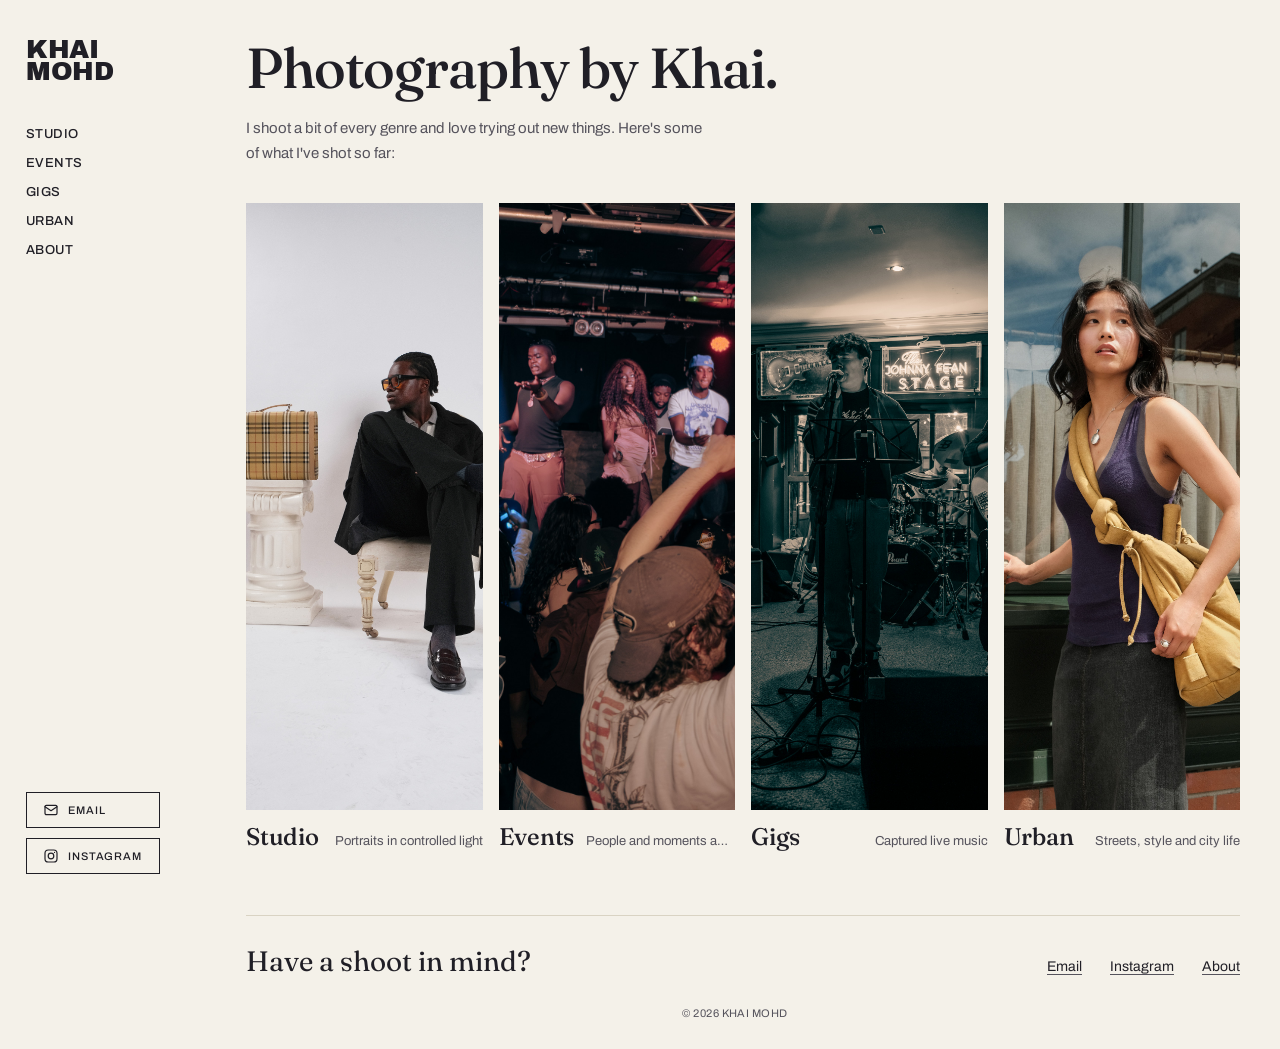
<file: index.html>
<!DOCTYPE html>
<html lang="en">
<head>
<meta charset="UTF-8">
<meta name="viewport" content="width=device-width, initial-scale=1.0">
<title>Home</title>
<meta name="description" content="Photography by Khai Mohd">
<link rel="stylesheet" href="style.css">
<style>
  /* Homepage-only styles. Move into style.css if you prefer. */
  .home{ padding: 38px 40px 0 var(--gutter); }

  .home-intro{
    max-width: 880px;
    padding: 0 0 36px;
  }
  .home-intro h1{
    font-family: var(--serif);
    font-weight: 500;
    font-size: clamp(30px, 4.4vw, 58px);
    line-height: 1.06;
    letter-spacing: -0.02em;
    margin: 0 0 18px;
  }
  .home-intro p{
    font-size: 15px;
    line-height: 1.7;
    color: var(--ink-soft);
    max-width: 52ch;
    margin: 0;
  }

  /* Three panels: the main event. Hover/focus a panel and it widens. */
  .panels{
    display: flex;
    gap: var(--gutter);
    height: min(72vh, 680px);
  }
  .panel{
    position: relative;
    flex: 1 1 0;
    min-width: 0;
    display: flex;
    flex-direction: column;
    transition: flex-grow .5s cubic-bezier(.2,.7,.2,1);
  }
  .panels:hover .panel,
  .panels:focus-within .panel{ flex-grow: .8; }
  .panels .panel:hover,
  .panels .panel:focus-visible{ flex-grow: 1.7; }

  .panel-img{
    flex: 1;
    min-height: 0;
    overflow: hidden;
    background: var(--paper-2);
  }
  .panel-img img{
    width: 100%;
    height: 100%;
    object-fit: cover;
  }
  .panel-cap{
    display: flex;
    align-items: baseline;
    justify-content: space-between;
    gap: 12px;
    padding-top: 12px;
  }
  .panel-cap h2{
    font-family: var(--serif);
    font-weight: 500;
    font-size: 24px;
    margin: 0;
    letter-spacing: -0.01em;
  }
  .panel-cap span{
    font-size: 13px;
    color: var(--ink-soft);
    white-space: nowrap;
    overflow: hidden;
    text-overflow: ellipsis;
  }
  .panel:hover h2,
  .panel:focus-visible h2{ color: var(--rust); }

  /* Contact strip */
  .home-contact{
    margin-top: 64px;
    padding: 28px 0 8px;
    border-top: 1px solid var(--line);
    display: flex;
    flex-wrap: wrap;
    align-items: baseline;
    justify-content: space-between;
    gap: 14px 40px;
  }
  .home-contact p{
    font-family: var(--serif);
    font-size: clamp(20px, 2.2vw, 28px);
    line-height: 1.25;
    margin: 0;
  }
  .home-contact .links{
    display: flex;
    gap: 28px;
    font-size: 14px;
  }
  .home-contact .links a{
    text-decoration: underline;
    text-underline-offset: 3px;
    text-decoration-color: var(--ink-soft);
  }
  .home-contact .links a:hover{ color: var(--rust); text-decoration-color: var(--rust); }

  @media (max-width: 900px){
    .home{ padding: 26px var(--gutter) 0; }
    .home-intro{ padding: 0 6px 26px; }
    .panels{ flex-direction: column; height: auto; }
    .panel,
    .panels:hover .panel,
    .panels .panel:hover{ flex: none; }
    .panel-img{ flex: none; aspect-ratio: 1 / 1; }
    /* Mobile crop: shift the focal point up so heads aren't cut off.
       Override per panel with style="--focus: 50% 5%" on the <a class="panel">.
       First value = left/right, second = top/bottom (0% = top edge). */
    .panel-img img{ object-position: var(--focus, 30% 50%); }
    .panel-cap{ padding: 10px 2px 14px; }
    .home-contact{ margin-top: 36px; padding-left: 6px; padding-right: 6px; }
  }
</style>
</head>
<body>

<!-- Mobile topbar -->
<div class="topbar">
  <div class="logo"><a href="./">Khai Mohd</a></div>
  <button class="menu-toggle" aria-label="Open menu" aria-expanded="false">
    <span></span><span></span><span></span>
  </button>
</div>

<div class="shell">

  <!-- Desktop sidebar -->
  <aside class="sidebar">
    <div>
      <div class="logo">
        <a href="index.html"><span class="line1">Khai</span><span class="line2">Mohd</span></a>
      </div>
      <nav class="nav" aria-label="Primary">
        <a href="studio.html">Studio</a>
        <a href="events.html">Events</a>
        <a href="gigs.html">Gigs</a>
        <a href="urban.html">Urban</a>
        <a href="about.html">About</a>
      </nav>
    </div>
    <div class="sidebar-footer">
      <a class="email-btn" href="mailto:contact.khaiphoto@gmail.com" aria-label="Email Khai Mohd">
        <svg width="16" height="16" viewBox="0 0 24 24" fill="none" stroke="currentColor" stroke-width="1.8" stroke-linecap="round" stroke-linejoin="round">
          <rect x="3" y="5" width="18" height="14" rx="2"/>
          <path d="m3 7 9 6 9-6"/>
        </svg>
        <span>Email</span>
      </a>

      <a class="insta-btn" href="https://instagram.com/KhairylMohd" target="_blank" rel="noopener noreferrer" aria-label="Instagram">
        <svg width="16" height="16" viewBox="0 0 24 24" fill="none" stroke="currentColor" stroke-width="1.8" stroke-linecap="round" stroke-linejoin="round">
          <rect x="3" y="3" width="18" height="18" rx="5"/>
          <circle cx="12" cy="12" r="4.2"/>
          <circle cx="17.3" cy="6.7" r="0.9" fill="currentColor" stroke="none"/>
        </svg>
        <span>Instagram</span>
      </a>
    </div>
  </aside>

  <!-- Mobile nav overlay -->
  <nav class="mobile-nav" aria-label="Mobile primary">
    <div class="nav">
      <a href="studio.html">Studio</a>
      <a href="events.html">Events</a>
      <a href="gigs.html">Gigs</a>
      <a href="urban.html">Urban</a>
      <a href="about.html">About</a>
    </div>
    <div class="sidebar-footer">
      <a class="email-btn" href="mailto:contact.khaiphoto@gmail.com" aria-label="Email Khai Mohd">
        <svg width="16" height="16" viewBox="0 0 24 24" fill="none" stroke="currentColor" stroke-width="1.8" stroke-linecap="round" stroke-linejoin="round">
          <rect x="3" y="5" width="18" height="14" rx="2"/>
          <path d="m3 7 9 6 9-6"/>
        </svg>
        <span>Email</span>
      </a>

      <a class="insta-btn" href="https://instagram.com/KhairylMohd" target="_blank" rel="noopener noreferrer" aria-label="Instagram">
        <svg width="16" height="16" viewBox="0 0 24 24" fill="none" stroke="currentColor" stroke-width="1.8" stroke-linecap="round" stroke-linejoin="round">
          <rect x="3" y="3" width="18" height="18" rx="5"/>
          <circle cx="12" cy="12" r="4.2"/>
          <circle cx="17.3" cy="6.7" r="0.9" fill="currentColor" stroke="none"/>
        </svg>
        <span>Instagram</span>
      </a>
    </div>
  </nav>

  <main class="main">
    <div class="home">

      <div class="home-intro">
        <h1>Photography by Khai.</h1>
        <p>I shoot a bit of every genre and love trying out new things. Here's some of what I've shot so far:</p>
        <!-- <p>Here's some of what I've shot so far:</p> -->
      </div>

      <!-- Swap the cover images below for whichever frame best represents each series -->
      <div class="panels">
        <a class="panel" href="studio.html">
          <div class="panel-img">
            <img src="images/studPreviews/DSCF2177.jpg" alt="Studio portrait, cover of the Studio series">
          </div>
          <div class="panel-cap">
            <h2>Studio</h2>
            <span>Portraits in controlled light</span>
          </div>
        </a>

        <a class="panel" href="events.html">
          <div class="panel-img">
            <img src="images/y2kPreviews/DSCF1052.jpg" alt="Event photograph, cover of the Events series">
          </div>
          <div class="panel-cap">
            <h2>Events</h2>
            <span>People and moments as they happen</span>
          </div>
        </a>

        <a class="panel" href="gigs.html">
          <div class="panel-img">
            <img src="images/gigsPreviews/DSCF1461.jpg" alt="Gig photograph, cover of the Gigs series">
          </div>
          <div class="panel-cap">
            <h2>Gigs</h2>
            <span>Captured live music</span>
          </div>
        </a>

        <a class="panel" href="urban.html">
          <div class="panel-img">
            <img src="images/urbanPreviews/DSCF0445.jpg" alt="Urban photograph, cover of the Urban series">
          </div>
          <div class="panel-cap">
            <h2>Urban</h2>
            <span>Streets, style and city life</span>
          </div>
        </a>
      </div>

      <div class="home-contact">
        <p>Have a shoot in mind?</p>
        <div class="links">
          <a href="mailto:contact.khaiphoto@gmail.com">Email</a>
          <a href="https://instagram.com/KhairylMohd" target="_blank" rel="noopener noreferrer">Instagram</a>
          <a href="about.html">About</a>
        </div>
      </div>

    </div>

    <footer class="site-footer">
      <span>© 2026 Khai Mohd</span>
    </footer>
  </main>
</div>

<script src="script.js"></script>
</body>
</html>
</file>
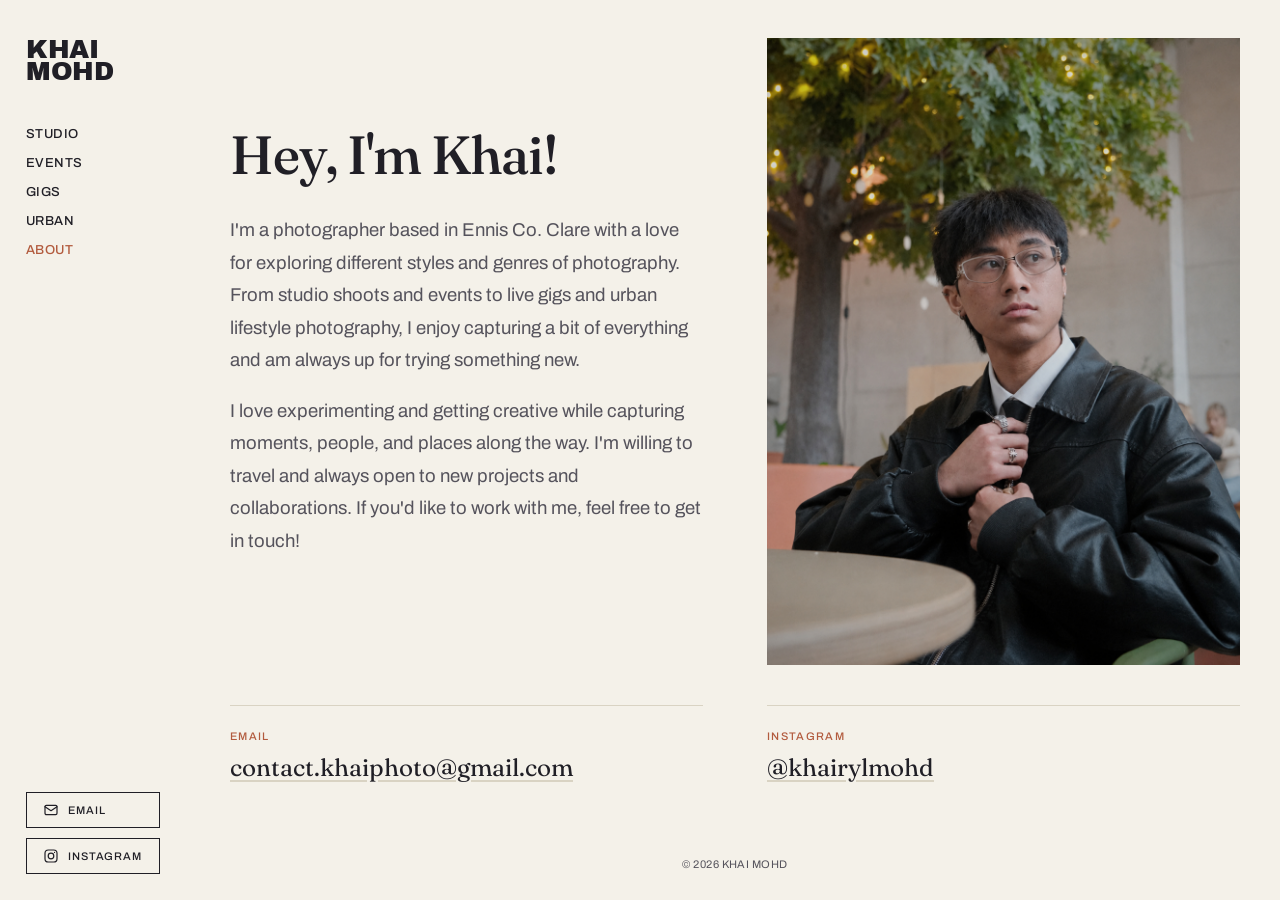
<file: about.html>
<!DOCTYPE html>
<html lang="en">
<head>
<meta charset="UTF-8">
<meta name="viewport" content="width=device-width, initial-scale=1.0">
<title>About</title>
<meta name="description" content="About Khai Mohd">
<link rel="stylesheet" href="style.css">
</head>
<body>

<div class="topbar">
  <div class="logo"><a href="./">Khai Mohd</a></div>
  <button class="menu-toggle" aria-label="Open menu" aria-expanded="false">
    <span></span><span></span><span></span>
  </button>
</div>

<div class="shell">

  <aside class="sidebar">
    <div>
      <div class="logo">
        <a href="index.html"><span class="line1">Khai</span><span class="line2">Mohd</span></a>
      </div>
      <nav class="nav" aria-label="Primary">
        <a href="studio.html">Studio</a>
        <a href="events.html">Events</a>
        <a href="gigs.html">Gigs</a>
        <a href="urban.html">Urban</a>
        <a href="about.html" class="active">About</a>
      </nav>
    </div>
    <div class="sidebar-footer">
        <a class="email-btn" href="mailto:contact.khaiphoto@gmail.com"
     aria-label="Email Khai Mohd">
    <svg width="16" height="16" viewBox="0 0 24 24"
         fill="none" stroke="currentColor" stroke-width="1.8"
         stroke-linecap="round" stroke-linejoin="round">
      <rect x="3" y="5" width="18" height="14" rx="2"/>
      <path d="m3 7 9 6 9-6"/>
    </svg>
    <span>Email</span>
  </a>

      <a class="insta-btn" href="https://instagram.com/KhairylMohd" target="_blank" rel="noopener noreferrer" aria-label="Instagram">
        <svg width="16" height="16" viewBox="0 0 24 24" fill="none" stroke="currentColor" stroke-width="1.8" stroke-linecap="round" stroke-linejoin="round">
          <rect x="3" y="3" width="18" height="18" rx="5"/>
          <circle cx="12" cy="12" r="4.2"/>
          <circle cx="17.3" cy="6.7" r="0.9" fill="currentColor" stroke="none"/>
        </svg>
        <span>Instagram</span>
      </a>
    </div>
  </aside>

  <nav class="mobile-nav" aria-label="Mobile primary">
    <div class="nav">
      <a href="studio.html">Studio</a>
      <a href="events.html">Events</a>
      <a href="gigs.html">Gigs</a>
      <a href="urban.html">Urban</a>
      <a href="about.html" class="active">About</a>
    </div>
    <div class="sidebar-footer">
        <a class="email-btn" href="mailto:contact.khaiphoto@gmail.com"
     aria-label="Email Khai Mohd">
    <svg width="16" height="16" viewBox="0 0 24 24"
         fill="none" stroke="currentColor" stroke-width="1.8"
         stroke-linecap="round" stroke-linejoin="round">
      <rect x="3" y="5" width="18" height="14" rx="2"/>
      <path d="m3 7 9 6 9-6"/>
    </svg>
    <span>Email</span>
  </a>

      <a class="insta-btn" href="https://instagram.com/KhairylMohd" target="_blank" rel="noopener noreferrer" aria-label="Instagram">
        <svg width="16" height="16" viewBox="0 0 24 24" fill="none" stroke="currentColor" stroke-width="1.8" stroke-linecap="round" stroke-linejoin="round">
          <rect x="3" y="3" width="18" height="18" rx="5"/>
          <circle cx="12" cy="12" r="4.2"/>
          <circle cx="17.3" cy="6.7" r="0.9" fill="currentColor" stroke="none"/>
        </svg>
        <span>Instagram</span>
      </a>
    </div>
  </nav>

  <main class="main">
    <div class="about-wrap">
      <div class="about-text">
        <h1>Hey, I'm Khai!</h1>
        <p>I'm a photographer based in Ennis Co. Clare with a love for exploring different styles and genres of photography. From studio shoots and events to live gigs and urban lifestyle photography, I enjoy capturing a bit of everything and am always up for trying something new.</p>
        <p>I love experimenting and getting creative while capturing moments, people, and places along the way. I'm willing to travel and always open to new projects and collaborations. If you'd like to work with me, feel free to get in touch!</p>
      </div>
      <div class="about-img">
        <img src="images/me.jpg">
      </div>
    </div>

    <div class="inquiries">
      <div>
        <h2>Email</h2>
        <p><a href="mailto:contact.khaiphoto@gmail.com">contact.khaiphoto@gmail.com</a></p>
      </div>
      <div>
        <h2>Instagram</h2>
        <p><a href="https://instagram.com/KhairylMohd">@khairylmohd</a></p>
      </div>
    </div>

    <footer class="site-footer">
      <span>© 2026 Khai Mohd</span>
    </footer>
  </main>
</div>

<script src="script.js"></script>
</body>
</html>
</file>
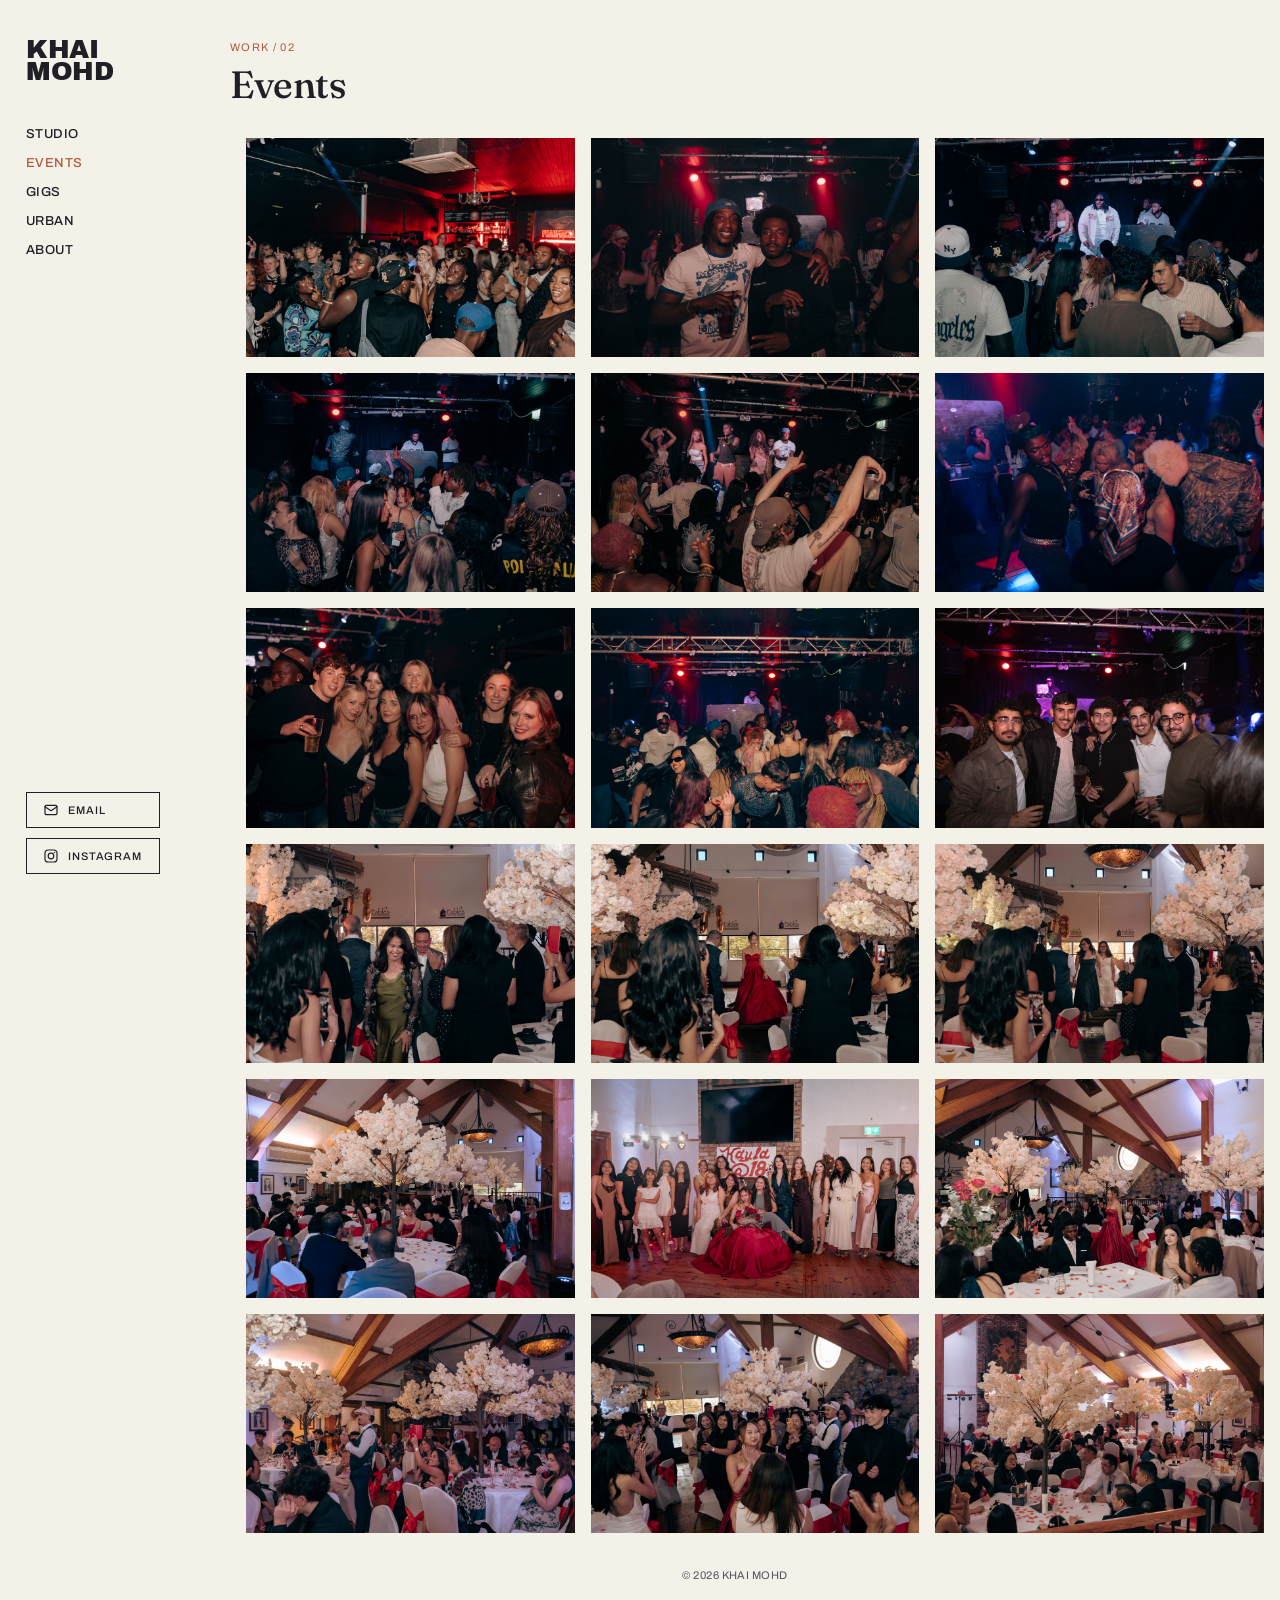
<file: events.html>
<!DOCTYPE html>
<html lang="en">
<head>
<meta charset="UTF-8">
<meta name="viewport" content="width=device-width, initial-scale=1.0">
<title>Events</title>
<meta name="description" content="Event photography by Khai Mohd.">
<link rel="stylesheet" href="style.css">
</head>
<body>

<div class="topbar">
  <div class="logo"><a href="./">Khai Mohd</a></div>
  <button class="menu-toggle" aria-label="Open menu" aria-expanded="false">
    <span></span><span></span><span></span>
  </button>
</div>

<div class="shell">

  <aside class="sidebar">
    <div>
      <div class="logo">
        <a href="index.html"><span class="line1">Khai</span><span class="line2">Mohd</span></a>
      </div>
      <nav class="nav" aria-label="Primary">
        <a href="studio.html">Studio</a>
        <a href="events.html" class="active">Events</a>
        <a href="gigs.html">Gigs</a>
        <a href="urban.html">Urban</a>
        <a href="about.html">About</a>
      </nav>
    </div>
    <div class="sidebar-footer">
         <a class="email-btn" href="mailto:contact.khaiphoto@gmail.com"
     aria-label="Email Khai Mohd">
    <svg width="16" height="16" viewBox="0 0 24 24"
         fill="none" stroke="currentColor" stroke-width="1.8"
         stroke-linecap="round" stroke-linejoin="round">
      <rect x="3" y="5" width="18" height="14" rx="2"/>
      <path d="m3 7 9 6 9-6"/>
    </svg>
    <span>Email</span>
  </a>

      <a class="insta-btn" href="https://instagram.com/KhairylMohd" target="_blank" rel="noopener noreferrer" aria-label="Instagram">
        <svg width="16" height="16" viewBox="0 0 24 24" fill="none" stroke="currentColor" stroke-width="1.8" stroke-linecap="round" stroke-linejoin="round">
          <rect x="3" y="3" width="18" height="18" rx="5"/>
          <circle cx="12" cy="12" r="4.2"/>
          <circle cx="17.3" cy="6.7" r="0.9" fill="currentColor" stroke="none"/>
        </svg>
        <span>Instagram</span>
      </a>
    </div>
  </aside>

  <nav class="mobile-nav" aria-label="Mobile primary">
    <div class="nav">
      <a href="studio.html">Studio</a>
      <a href="events.html" class="active">Events</a>
      <a href="gigs.html">Gigs</a>
      <a href="urban.html">Urban</a>
      <a href="about.html">About</a>
    </div>
    <div class="sidebar-footer">
         <a class="email-btn" href="mailto:contact.khaiphoto@gmail.com"
     aria-label="Email Khai Mohd">
    <svg width="16" height="16" viewBox="0 0 24 24"
         fill="none" stroke="currentColor" stroke-width="1.8"
         stroke-linecap="round" stroke-linejoin="round">
      <rect x="3" y="5" width="18" height="14" rx="2"/>
      <path d="m3 7 9 6 9-6"/>
    </svg>
    <span>Email</span>
  </a>

      <a class="insta-btn" href="https://instagram.com/KhairylMohd" target="_blank" rel="noopener noreferrer" aria-label="Instagram">
        <svg width="16" height="16" viewBox="0 0 24 24" fill="none" stroke="currentColor" stroke-width="1.8" stroke-linecap="round" stroke-linejoin="round">
          <rect x="3" y="3" width="18" height="18" rx="5"/>
          <circle cx="12" cy="12" r="4.2"/>
          <circle cx="17.3" cy="6.7" r="0.9" fill="currentColor" stroke="none"/>
        </svg>
        <span>Instagram</span>
      </a>
    </div>
  </nav>

  <main class="main">
    <div class="page-head">
      <p class="eyebrow">Work / 02</p>
      <h1>Events</h1>
    </div>

    <div class="gallery">
      <a class="grid-item" href="images/y2kPreviews/DSCF0978.jpg">
        <img src="images/y2kThumbs/DSCF0978.jpg"loading="lazy">
      </a>

      <a class="grid-item" href="images/y2kPreviews/DSCF0867.jpg">
        <img src="images/y2kThumbs/DSCF0867.jpg"loading="lazy">
      </a>

      <a class="grid-item" href="images/y2kPreviews/DSCF1020.jpg">
        <img src="images/y2kThumbs/DSCF1020.jpg"loading="lazy">
      </a>

      <a class="grid-item" href="images/y2kPreviews/DSCF1013 (1).jpg">
        <img src="images/y2kThumbs/DSCF1013 (1).jpg"loading="lazy">
      </a>

      <a class="grid-item" href="images/y2kPreviews/DSCF1052.jpg">
        <img src="images/y2kThumbs/DSCF1052.jpg"loading="lazy">
      </a>

      <a class="grid-item" href="images/y2kPreviews/DSCF0869.jpg">
        <img src="images/y2kThumbs/DSCF0869.jpg"loading="lazy">
      </a>

      <a class="grid-item" href="images/y2kPreviews/DSCF0844.jpg">
        <img src="images/y2kThumbs/DSCF0844.jpg"loading="lazy">
      </a>

      <a class="grid-item" href="images/y2kPreviews/DSCF1077.jpg">
        <img src="images/y2kThumbs/DSCF1077.jpg"loading="lazy">
      </a>

      <a class="grid-item" href="images/y2kPreviews/DSCF0840.jpg">
        <img src="images/y2kThumbs/DSCF0840.jpg"loading="lazy">
      </a>

      <a class="grid-item" href="images/kaybdayPreviews/DSCF0066.jpg">
        <img src="images/kaybdayThumbs/DSCF0066.jpg"loading="lazy">
      </a>

      <a class="grid-item" href="images/kaybdayPreviews/DSCF0083.jpg">
        <img src="images/kaybdayThumbs/DSCF0083.jpg"loading="lazy">
      </a>

      <a class="grid-item" href="images/kaybdayPreviews/DSCF0069.jpg">
        <img src="images/kaybdayThumbs/DSCF0069.jpg"loading="lazy">
      </a>

      <a class="grid-item" href="images/kaybdayPreviews/DSCF0097.jpg">
        <img src="images/kaybdayThumbs/DSCF0097.jpg"loading="lazy">
      </a>

      <a class="grid-item" href="images/kaybdayPreviews/DSCF0603.jpg">
        <img src="images/kaybdayThumbs/DSCF0603.jpg"loading="lazy">
      </a>

      <a class="grid-item" href="images/kaybdayPreviews/DSCF0101.jpg">
        <img src="images/kaybdayThumbs/DSCF0101.jpg"loading="lazy">
      </a>

            <a class="grid-item" href="images/kaybdayPreviews/DSCF0426.jpg">
        <img src="images/kaybdayThumbs/DSCF0426.jpg"loading="lazy">
      </a>

      <a class="grid-item" href="images/kaybdayPreviews/DSCF0094.jpg">
        <img src="images/kaybdayThumbs/DSCF0094.jpg"loading="lazy">
      </a>

      <a class="grid-item" href="images/kaybdayPreviews/DSCF0052.jpg">
        <img src="images/kaybdayThumbs/DSCF0052.jpg"loading="lazy">
      </a>
    </div>

    <footer class="site-footer">
      <span>© 2026 Khai Mohd</span>
    </footer>
  </main>
</div>

<script src="script.js"></script>
</body>
</html>
</file>
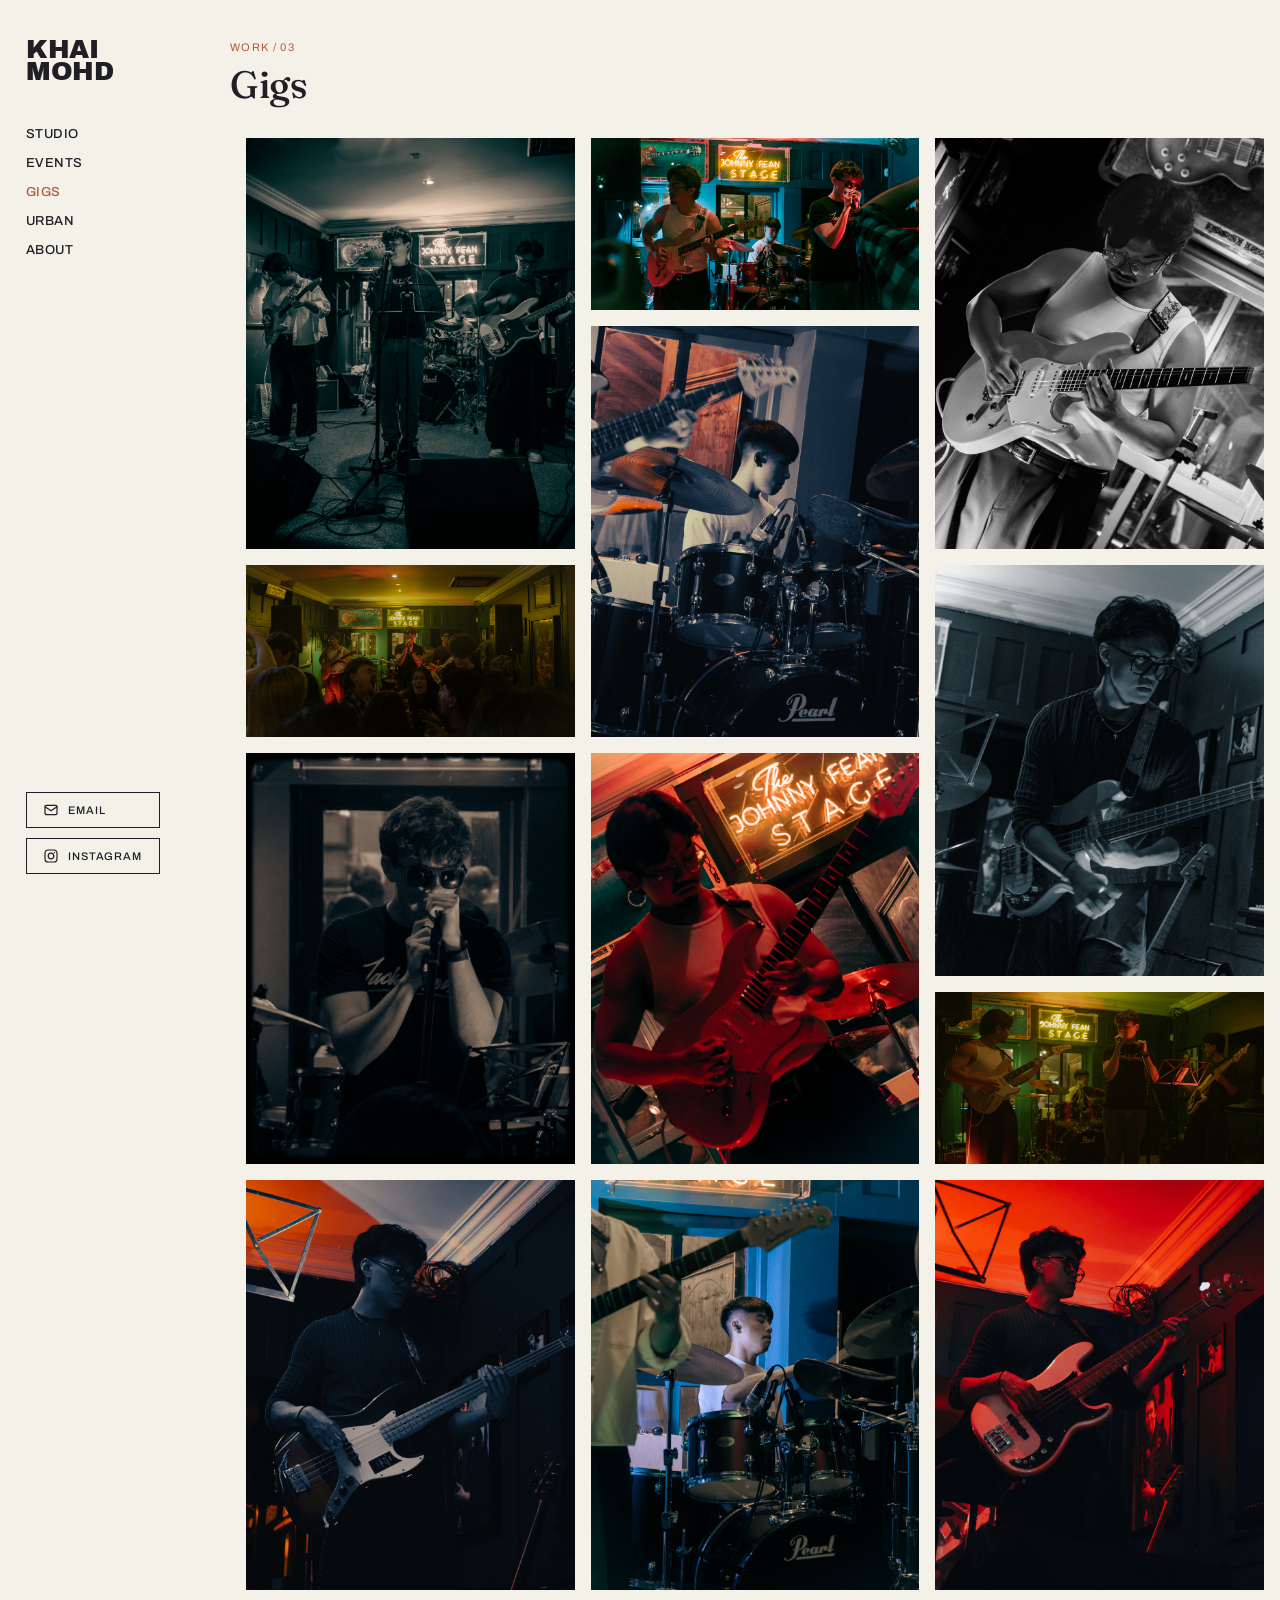
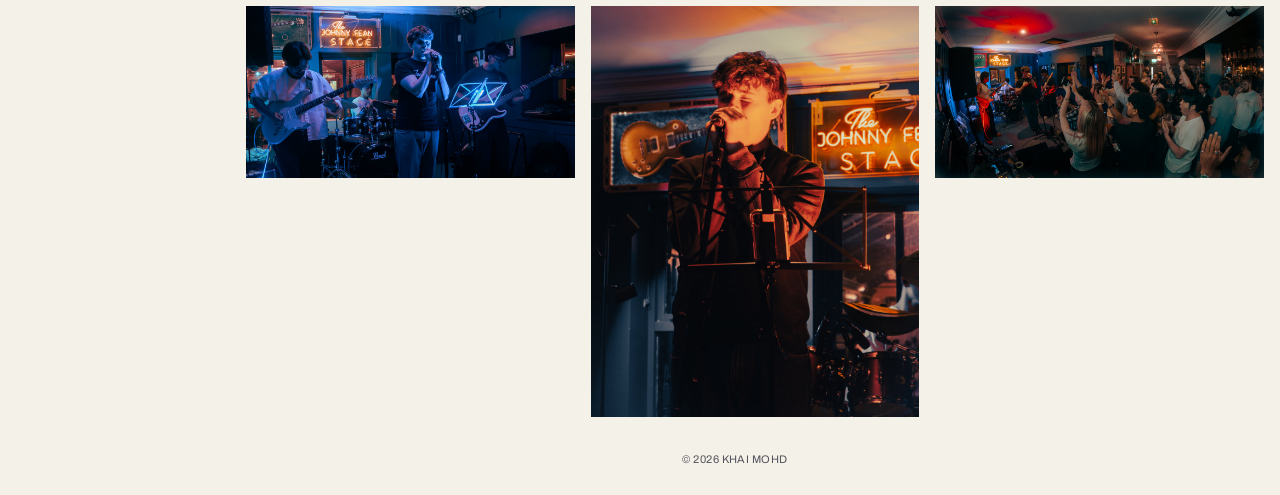
<file: gigs.html>
<!DOCTYPE html>
<html lang="en">
<head>
<meta charset="UTF-8">
<meta name="viewport" content="width=device-width, initial-scale=1.0">
<title>Gigs</title>
<meta name="description" content="Gig photography by Khai Mohd.">
<link rel="stylesheet" href="style.css">
</head>
<body>

<div class="topbar">
  <div class="logo"><a href="./">Khai Mohd</a></div>
  <button class="menu-toggle" aria-label="Open menu" aria-expanded="false">
    <span></span><span></span><span></span>
  </button>
</div>

<div class="shell">

  <aside class="sidebar">
    <div>
      <div class="logo">
        <a href="index.html"><span class="line1">Khai</span><span class="line2">Mohd</span></a>
      </div>
      <nav class="nav" aria-label="Primary">
        <a href="studio.html">Studio</a>
        <a href="events.html">Events</a>
        <a href="gigs.html" class="active">Gigs</a>
        <a href="urban.html">Urban</a>
        <a href="about.html">About</a>
      </nav>
    </div>
    <div class="sidebar-footer">
         <a class="email-btn" href="mailto:contact.khaiphoto@gmail.com"
     aria-label="Email Khai Mohd">
    <svg width="16" height="16" viewBox="0 0 24 24"
         fill="none" stroke="currentColor" stroke-width="1.8"
         stroke-linecap="round" stroke-linejoin="round">
      <rect x="3" y="5" width="18" height="14" rx="2"/>
      <path d="m3 7 9 6 9-6"/>
    </svg>
    <span>Email</span>
  </a>

      <a class="insta-btn" href="https://instagram.com/KhairylMohd" target="_blank" rel="noopener noreferrer" aria-label="Instagram">
        <svg width="16" height="16" viewBox="0 0 24 24" fill="none" stroke="currentColor" stroke-width="1.8" stroke-linecap="round" stroke-linejoin="round">
          <rect x="3" y="3" width="18" height="18" rx="5"/>
          <circle cx="12" cy="12" r="4.2"/>
          <circle cx="17.3" cy="6.7" r="0.9" fill="currentColor" stroke="none"/>
        </svg>
        <span>Instagram</span>
      </a>
    </div>
  </aside>

  <nav class="mobile-nav" aria-label="Mobile primary">
    <div class="nav">
      <a href="studio.html">Studio</a>
      <a href="events.html">Events</a>
      <a href="gigs.html" class="active">Gigs</a>
      <a href="urban.html">Urban</a>
      <a href="about.html">About</a>
    </div>
    <div class="sidebar-footer">
         <a class="email-btn" href="mailto:contact.khaiphoto@gmail.com"
     aria-label="Email Khai Mohd">
    <svg width="16" height="16" viewBox="0 0 24 24"
         fill="none" stroke="currentColor" stroke-width="1.8"
         stroke-linecap="round" stroke-linejoin="round">
      <rect x="3" y="5" width="18" height="14" rx="2"/>
      <path d="m3 7 9 6 9-6"/>
    </svg>
    <span>Email</span>
  </a>

      <a class="insta-btn" href="https://instagram.com/KhairylMohd" target="_blank" rel="noopener noreferrer" aria-label="Instagram">
        <svg width="16" height="16" viewBox="0 0 24 24" fill="none" stroke="currentColor" stroke-width="1.8" stroke-linecap="round" stroke-linejoin="round">
          <rect x="3" y="3" width="18" height="18" rx="5"/>
          <circle cx="12" cy="12" r="4.2"/>
          <circle cx="17.3" cy="6.7" r="0.9" fill="currentColor" stroke="none"/>
        </svg>
        <span>Instagram</span>
      </a>
    </div>
  </nav>

  <main class="main">
    <div class="page-head">
      <p class="eyebrow">Work / 03</p>
      <h1>Gigs</h1>
    </div>

    <div class="gallery">
      <a class="grid-item" href="images/gigsPreviews/DSCF1461.jpg">
        <img src="images/gigsThumbs/DSCF1461.jpg"loading="lazy">
      </a>

      <a class="grid-item" href="images/gigsPreviews/DSCF1976-2.jpg">
        <img src="images/gigsThumbs/DSCF1976-2.jpg"loading="lazy">
      </a>

      <a class="grid-item" href="images/gigsPreviews/DSCF1827-2.jpg">
        <img src="images/gigsThumbs/DSCF1827-2.jpg"loading="lazy">
      </a>

      <a class="grid-item" href="images/gigsPreviews/DSCF1488.jpg">
        <img src="images/gigsThumbs/DSCF1488.jpg"loading="lazy">
      </a>

            <a class="grid-item" href="images/gigsPreviews/DSCF1944.jpg">
        <img src="images/gigsThumbs/DSCF1944.jpg"loading="lazy">
      </a>

      <a class="grid-item" href="images/gigsPreviews/DSCF1436.jpg">
        <img src="images/gigsThumbs/DSCF1436.jpg"loading="lazy">
      </a>

      <a class="grid-item" href="images/gigsPreviews/DSCF1956.jpg">
        <img src="images/gigsThumbs/DSCF1956.jpg"loading="lazy">
      </a>

      <a class="grid-item" href="images/gigsPreviews/DSCF1724.jpg">
        <img src="images/gigsThumbs/DSCF1724.jpg"loading="lazy">
      </a>

            <a class="grid-item" href="images/gigsPreviews/DSCF1748.jpg">
        <img src="images/gigsThumbs/DSCF1748.jpg"loading="lazy">
      </a>

      <a class="grid-item" href="images/gigsPreviews/DSCF1665.jpg">
        <img src="images/gigsThumbs/DSCF1665.jpg"loading="lazy">
      </a>
      
      <a class="grid-item" href="images/gigsPreviews/DSCF1485-2.jpg">
        <img src="images/gigsThumbs/DSCF1485-2.jpg"loading="lazy">
      </a>

      <a class="grid-item" href="images/gigsPreviews/DSCF1783.jpg">
        <img src="images/gigsThumbs/DSCF1783.jpg"loading="lazy">
      </a>
      
            <a class="grid-item" href="images/gigsPreviews/DSCF1506.jpg">
        <img src="images/gigsThumbs/DSCF1506.jpg"loading="lazy">
      </a>

      <a class="grid-item" href="images/gigsPreviews/DSCF1450.jpg">
        <img src="images/gigsThumbs/DSCF1450.jpg"loading="lazy">
      </a>

            <a class="grid-item" href="images/gigsPreviews/DSCF2045.jpg">
        <img src="images/gigsThumbs/DSCF2045.jpg"loading="lazy">
      </a>
    </div>

    <footer class="site-footer">
      <span>© 2026 Khai Mohd</span>
    </footer>
  </main>
</div>

<script src="script.js"></script>
</body>
</html>
</file>
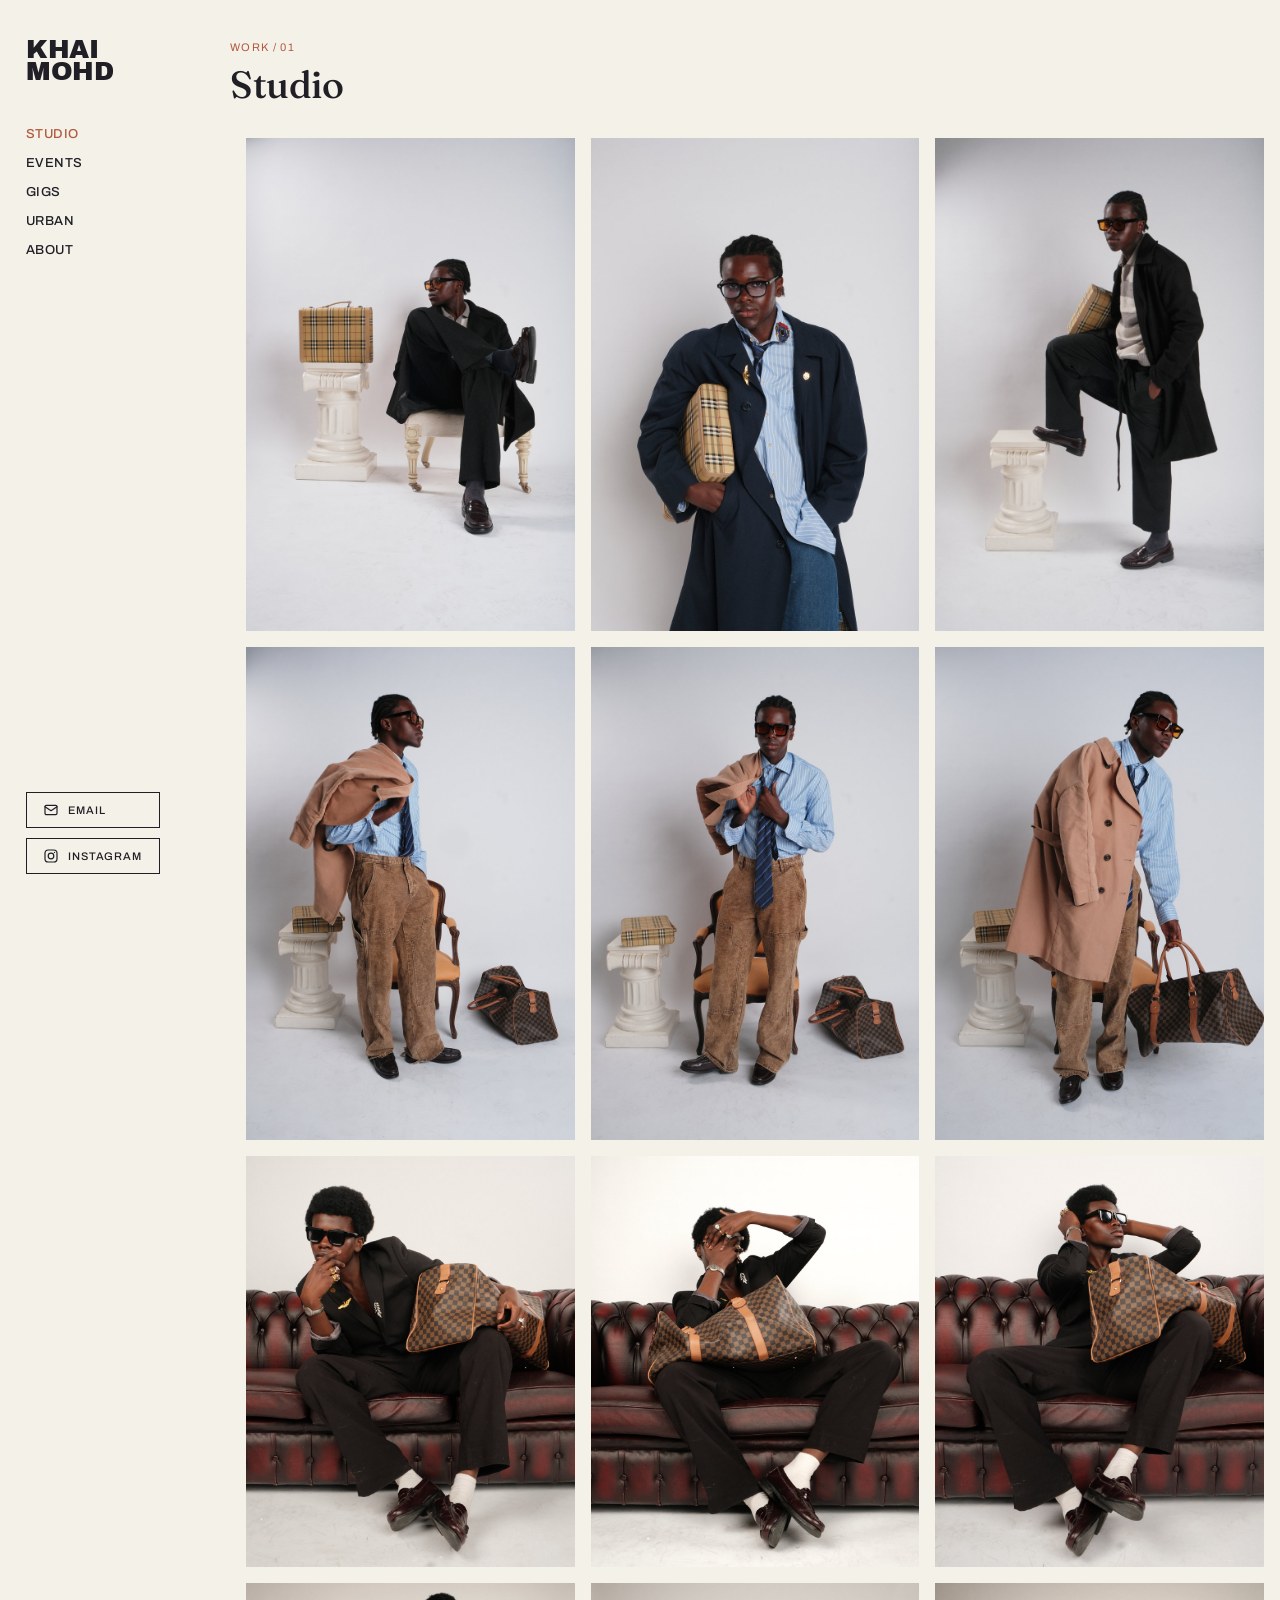
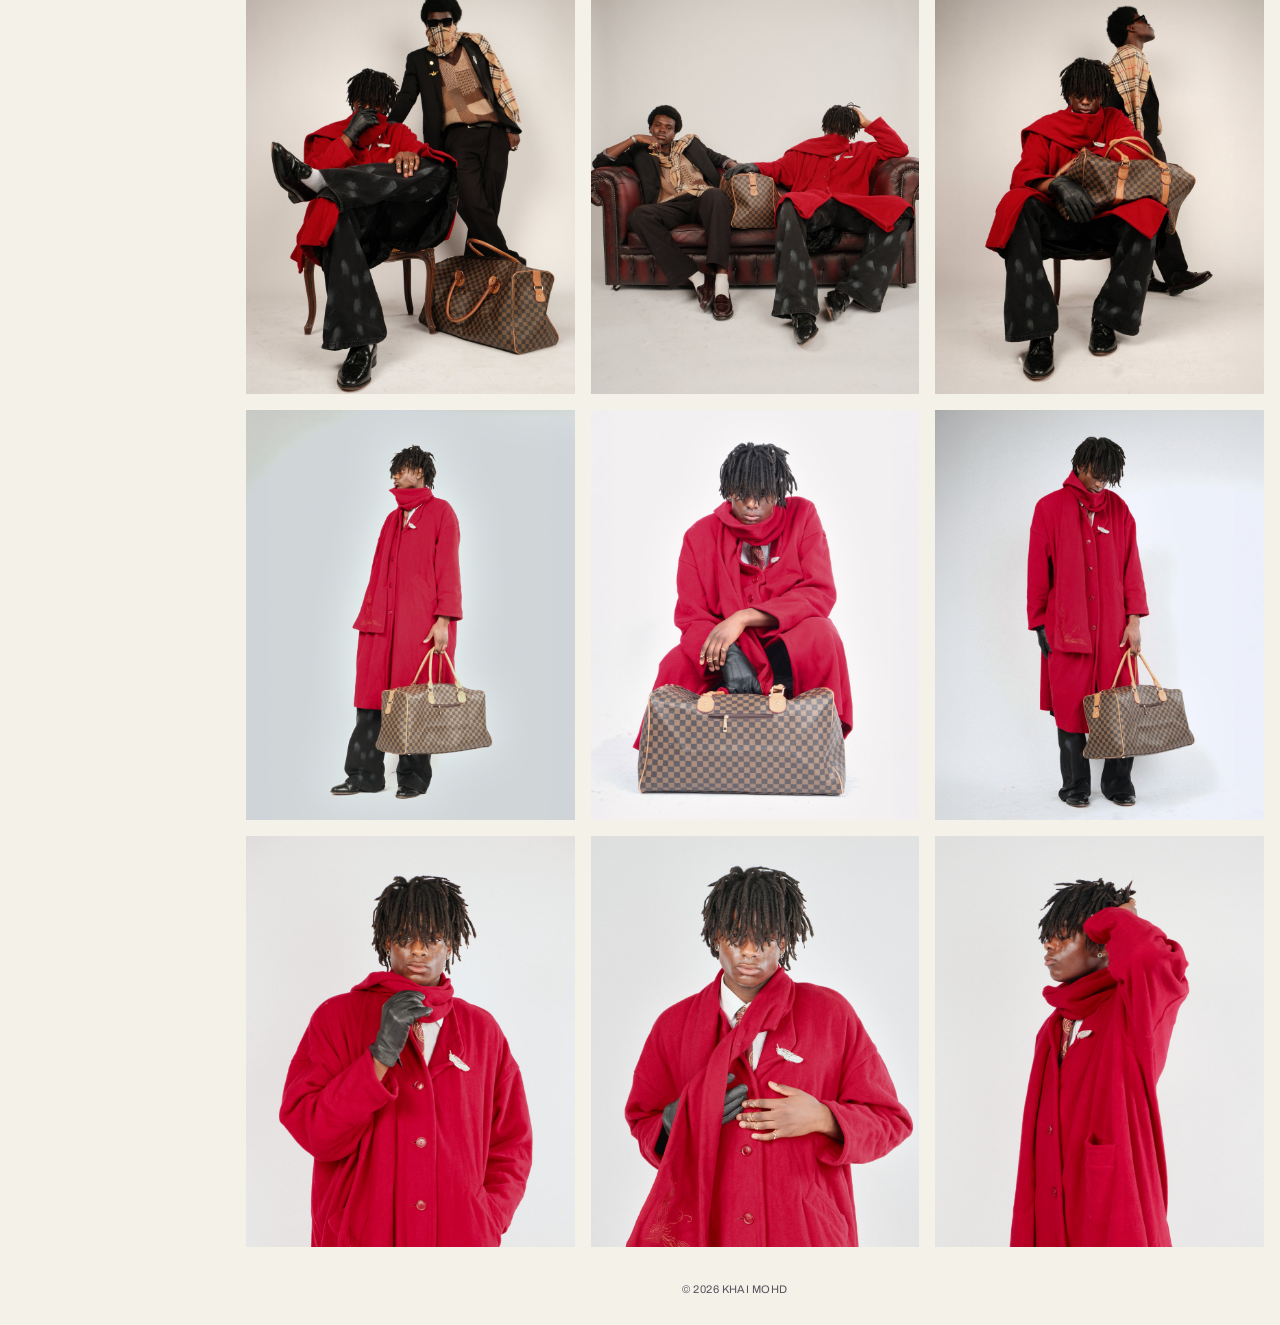
<file: studio.html>
<!DOCTYPE html>
<html lang="en">
<head>
<meta charset="UTF-8">
<meta name="viewport" content="width=device-width, initial-scale=1.0">
<title>Studio</title>
<meta name="description" content="Studio photography by Khai Mohd">
<link rel="stylesheet" href="style.css">
<noscript>
  <style>
    .gallery { opacity: 1 !important; flex-wrap: wrap; }
    .gallery > .grid-item { flex: 1 1 300px; }
  </style>
</noscript>
</head>
<body>

<div class="topbar">
  <div class="logo"><a href="./">Khai Mohd</a></div>
  <button class="menu-toggle" aria-label="Open menu" aria-expanded="false">
    <span></span><span></span><span></span>
  </button>
</div>

<div class="shell">

  <aside class="sidebar">
    <div>
      <div class="logo">
        <a href="index.html"><span class="line1">Khai</span><span class="line2">Mohd</span></a>
      </div>
      <nav class="nav" aria-label="Primary">
        <a href="studio.html" class="active">Studio</a>
        <a href="events.html">Events</a>
        <a href="gigs.html">Gigs</a>
        <a href="urban.html">Urban</a>
        <a href="about.html">About</a>
      </nav>
    </div>
    <div class="sidebar-footer">
               <a class="email-btn" href="mailto:contact.khaiphoto@gmail.com"
     aria-label="Email Khai Mohd">
    <svg width="16" height="16" viewBox="0 0 24 24"
         fill="none" stroke="currentColor" stroke-width="1.8"
         stroke-linecap="round" stroke-linejoin="round">
      <rect x="3" y="5" width="18" height="14" rx="2"/>
      <path d="m3 7 9 6 9-6"/>
    </svg>
    <span>Email</span>
  </a>
  
      <a class="insta-btn" href="https://instagram.com/KhairylMohd" target="_blank" rel="noopener noreferrer" aria-label="Instagram">
        <svg width="16" height="16" viewBox="0 0 24 24" fill="none" stroke="currentColor" stroke-width="1.8" stroke-linecap="round" stroke-linejoin="round">
          <rect x="3" y="3" width="18" height="18" rx="5"/>
          <circle cx="12" cy="12" r="4.2"/>
          <circle cx="17.3" cy="6.7" r="0.9" fill="currentColor" stroke="none"/>
        </svg>
        <span>Instagram</span>
      </a>
    </div>
  </aside>

  <nav class="mobile-nav" aria-label="Mobile primary">
    <div class="nav">
      <a href="studio.html" class="active">Studio</a>
      <a href="events.html">Events</a>
      <a href="gigs.html">Gigs</a>
      <a href="urban.html">Urban</a>
      <a href="about.html">About</a>
    </div>
    <div class="sidebar-footer">
               <a class="email-btn" href="mailto:contact.khaiphoto@gmail.com"
     aria-label="Email Khai Mohd">
    <svg width="16" height="16" viewBox="0 0 24 24"
         fill="none" stroke="currentColor" stroke-width="1.8"
         stroke-linecap="round" stroke-linejoin="round">
      <rect x="3" y="5" width="18" height="14" rx="2"/>
      <path d="m3 7 9 6 9-6"/>
    </svg>
    <span>Email</span>
  </a>

      <a class="insta-btn" href="https://instagram.com/KhairylMohd" target="_blank" rel="noopener noreferrer" aria-label="Instagram">
        <svg width="16" height="16" viewBox="0 0 24 24" fill="none" stroke="currentColor" stroke-width="1.8" stroke-linecap="round" stroke-linejoin="round">
          <rect x="3" y="3" width="18" height="18" rx="5"/>
          <circle cx="12" cy="12" r="4.2"/>
          <circle cx="17.3" cy="6.7" r="0.9" fill="currentColor" stroke="none"/>
        </svg>
        <span>Instagram</span>
      </a>
    </div>
  </nav>

  <main class="main">
    <div class="page-head">
      <p class="eyebrow">Work / 01</p>
      <h1>Studio</h1>
    </div>

    <!-- Order below = reading order (left to right, top to bottom). -->
    <div class="gallery">
      <a class="grid-item" href="images/studPreviews/DSCF2177.jpg">
        <img src="images/studThumbs/DSCF2177.jpg"loading="lazy">
      </a>

      <a class="grid-item" href="images/studPreviews/DSCF2197.jpg">
        <img src="images/studThumbs/DSCF2197.jpg"loading="lazy">
      </a>

      <a class="grid-item" href="images/studPreviews/DSCF2184.jpg">
        <img src="images/studThumbs/DSCF2184.jpg"loading="lazy">
      </a>

      <a class="grid-item" href="images/studPreviews/DSCF2287.jpg">
        <img src="images/studThumbs/DSCF2287.jpg"loading="lazy">
      </a>

      <a class="grid-item" href="images/studPreviews/DSCF2291.jpg">
        <img src="images/studThumbs/DSCF2291.jpg"loading="lazy">
      </a>

      <a class="grid-item" href="images/studPreviews/DSCF2301.jpg">
        <img src="images/studThumbs/DSCF2301.jpg"loading="lazy">
      </a>

      <a class="grid-item" href="images/studPreviews/DSCF4833.jpg">
        <img src="images/studThumbs/DSCF4833.jpg"loading="lazy">
      </a>

      <a class="grid-item" href="images/studPreviews/DSCF4850.jpg">
        <img src="images/studThumbs/DSCF4850.jpg"loading="lazy">
      </a>

      <a class="grid-item" href="images/studPreviews/DSCF4837.jpg">
        <img src="images/studThumbs/DSCF4837.jpg"loading="lazy">
      </a>

      <a class="grid-item" href="images/studPreviews/DSCF4743.jpg">
        <img src="images/studThumbs/DSCF4743.jpg"loading="lazy">
      </a>

      <a class="grid-item" href="images/studPreviews/DSCF4784.jpg">
        <img src="images/studThumbs/DSCF4784.jpg"loading="lazy">
      </a>

      <a class="grid-item" href="images/studPreviews/DSCF4739.jpg">
        <img src="images/studThumbs/DSCF4739.jpg"loading="lazy">
      </a>

      <a class="grid-item" href="images/studPreviews/DSCF4894.jpg">
        <img src="images/studThumbs/DSCF4894.jpg"loading="lazy">
      </a>

      <a class="grid-item" href="images/studPreviews/DSCF4904.jpg">
        <img src="images/studThumbs/DSCF4904.jpg"loading="lazy">
      </a>

      <a class="grid-item" href="images/studPreviews/DSCF4892.jpg">
        <img src="images/studThumbs/DSCF4892.jpg"loading="lazy">
      </a>

            <a class="grid-item" href="images/studPreviews/DSCF4862.jpg">
        <img src="images/studThumbs/DSCF4862.jpg"loading="lazy">
      </a>

      <a class="grid-item" href="images/studPreviews/DSCF4860.jpg">
        <img src="images/studThumbs/DSCF4860.jpg"loading="lazy">
      </a>

      <a class="grid-item" href="images/studPreviews/DSCF4867.jpg">
        <img src="images/studThumbs/DSCF4867.jpg"loading="lazy">
      </a>
    </div>

    <footer class="site-footer">
      <span>© 2026 Khai Mohd</span>
    </footer>
  </main>
</div>

<script src="script.js"></script>
</body>
</html>
</file>
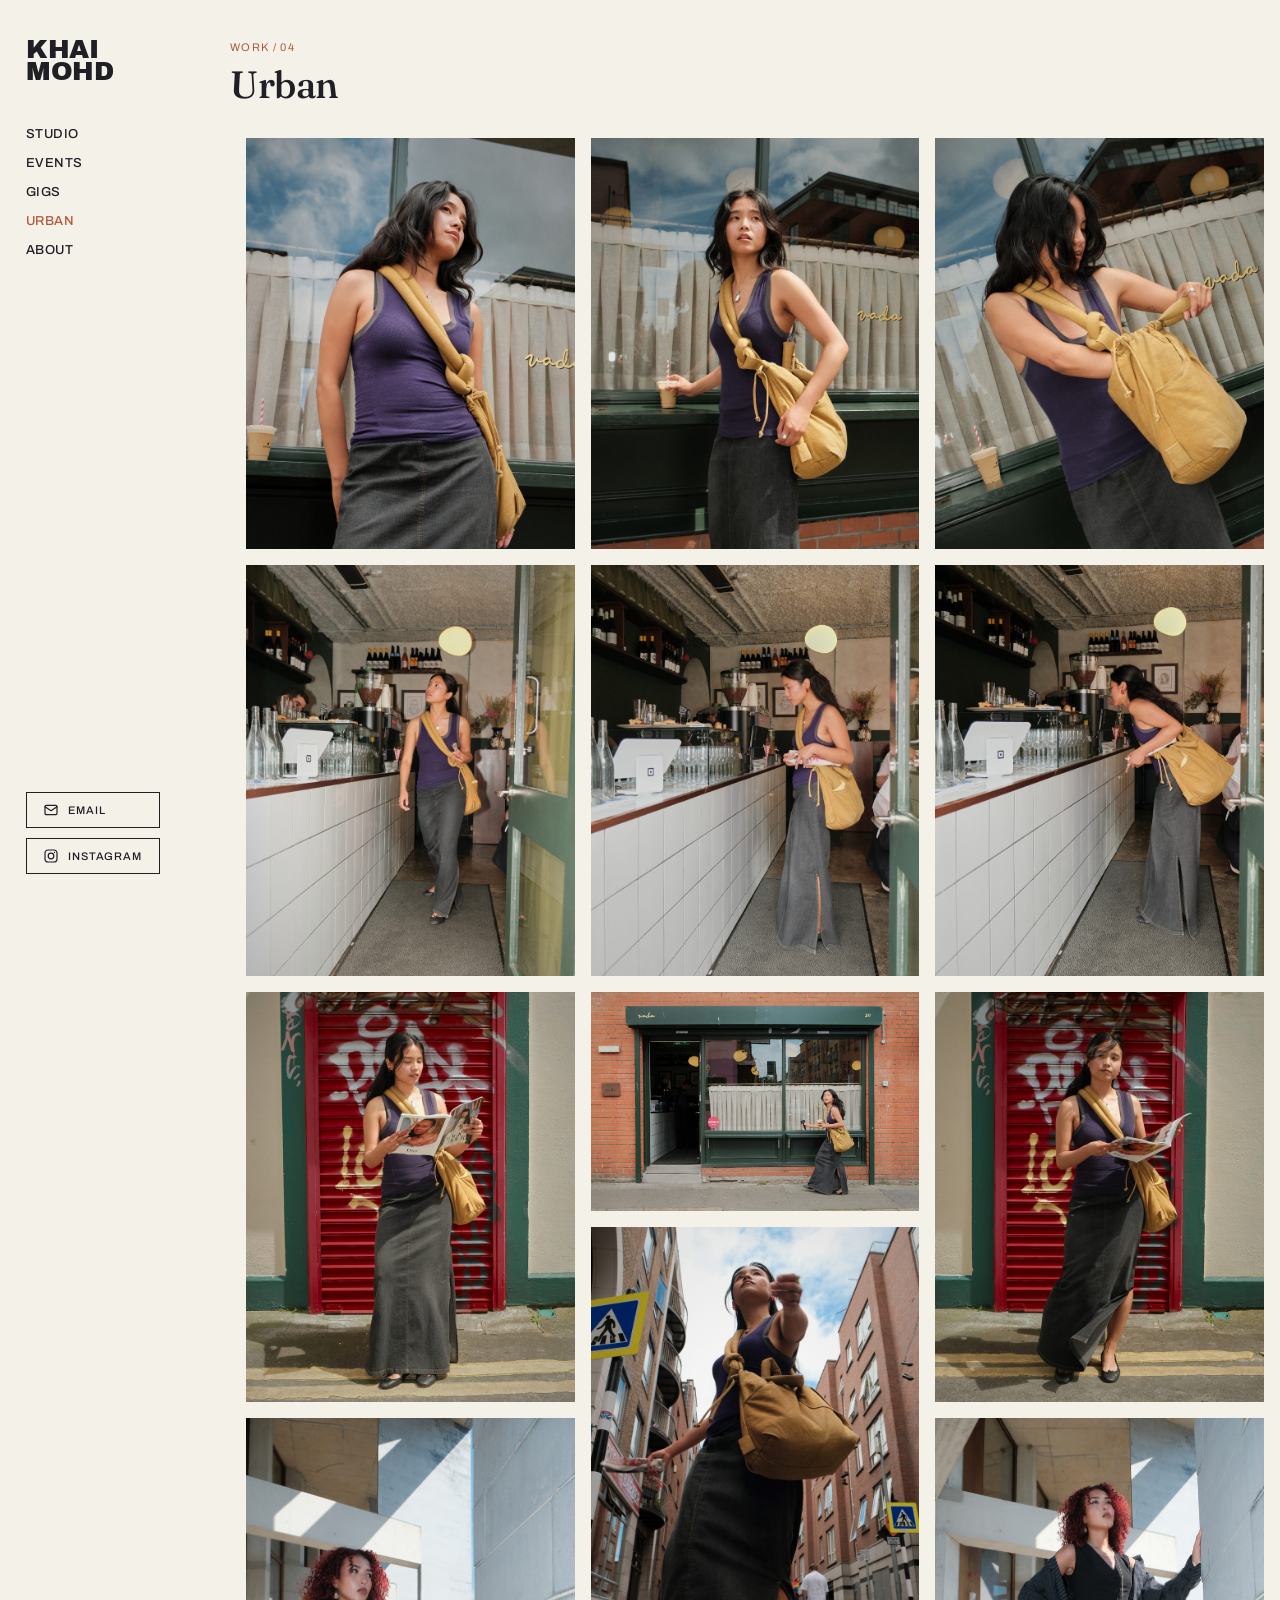
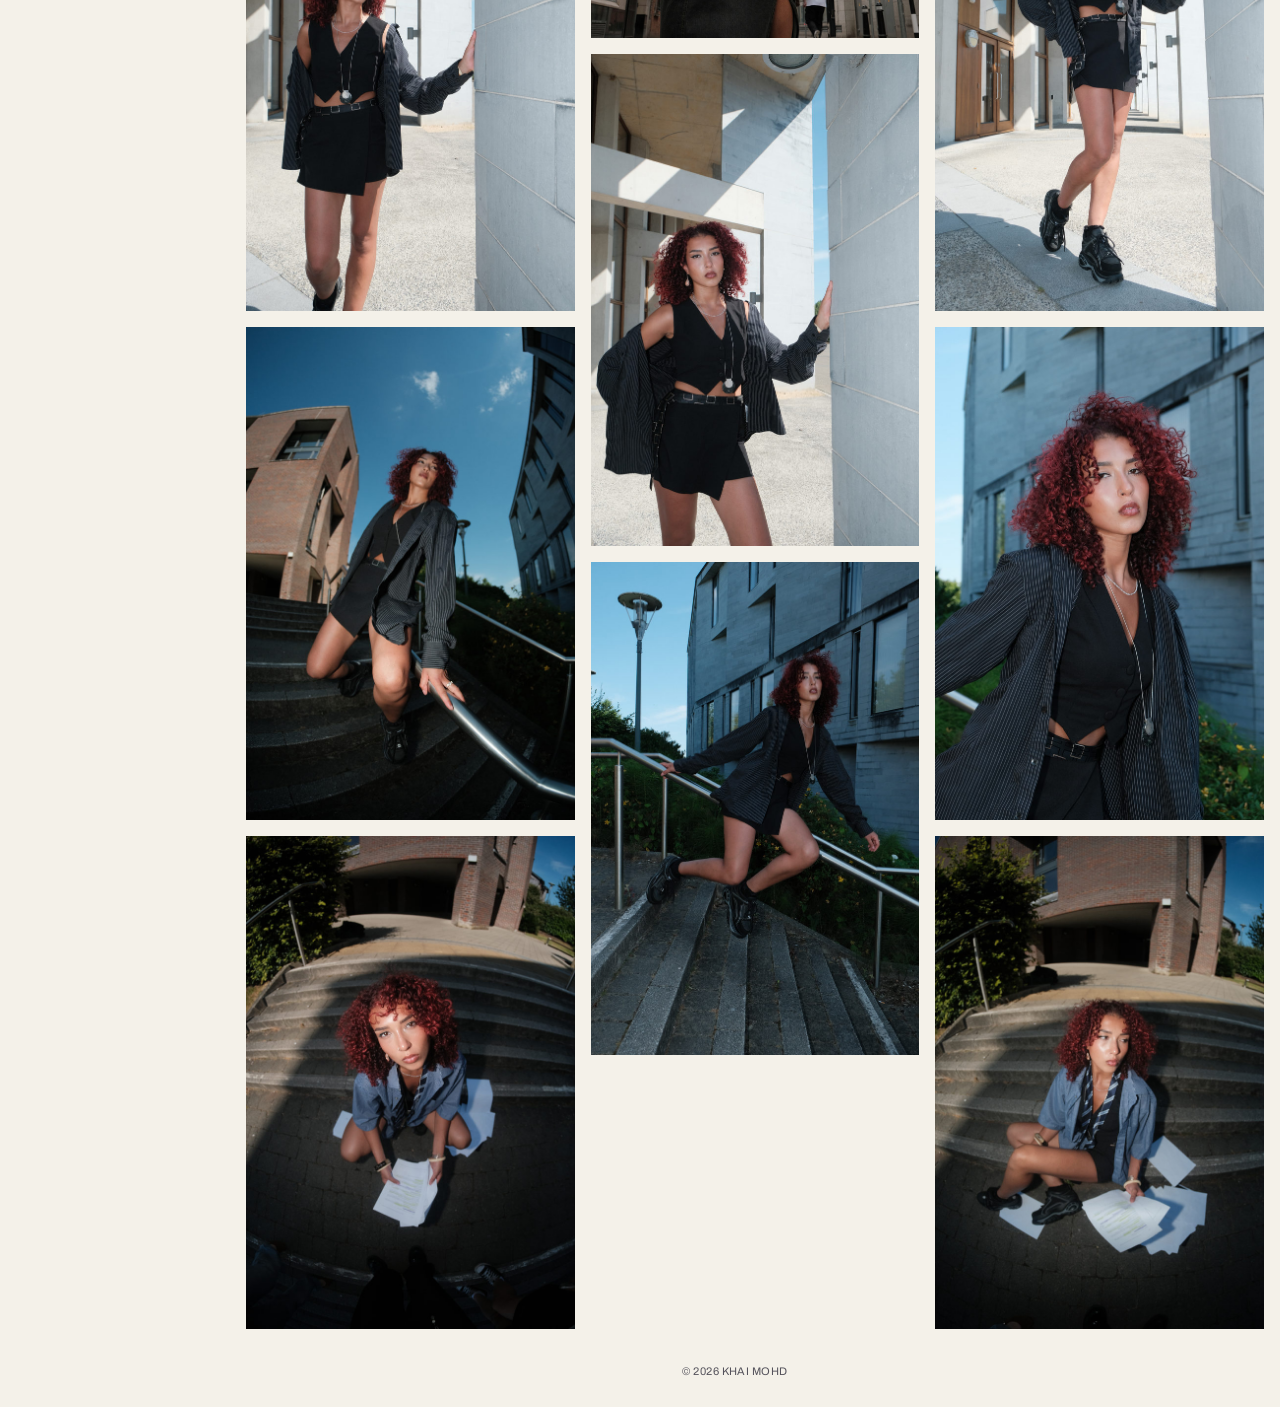
<file: urban.html>
<!DOCTYPE html>
<html lang="en">
<head>
<meta charset="UTF-8">
<meta name="viewport" content="width=device-width, initial-scale=1.0">
<title>Urban</title>
<meta name="description" content="Urban photography by Khai Mohd">
<link rel="stylesheet" href="style.css">
<noscript>
  <style>
    .gallery { opacity: 1 !important; flex-wrap: wrap; }
    .gallery > .grid-item { flex: 1 1 300px; }
  </style>
</noscript>
</head>
<body>

<div class="topbar">
  <div class="logo"><a href="./">Khai Mohd</a></div>
  <button class="menu-toggle" aria-label="Open menu" aria-expanded="false">
    <span></span><span></span><span></span>
  </button>
</div>

<div class="shell">

  <aside class="sidebar">
    <div>
      <div class="logo">
        <a href="index.html"><span class="line1">Khai</span><span class="line2">Mohd</span></a>
      </div>
      <nav class="nav" aria-label="Primary">
        <a href="studio.html">Studio</a>
        <a href="events.html">Events</a>
        <a href="gigs.html">Gigs</a>
        <a href="urban.html" class="active">Urban</a>
        <a href="about.html">About</a>
      </nav>
    </div>
    <div class="sidebar-footer">
               <a class="email-btn" href="mailto:contact.khaiphoto@gmail.com"
     aria-label="Email Khai Mohd">
    <svg width="16" height="16" viewBox="0 0 24 24"
         fill="none" stroke="currentColor" stroke-width="1.8"
         stroke-linecap="round" stroke-linejoin="round">
      <rect x="3" y="5" width="18" height="14" rx="2"/>
      <path d="m3 7 9 6 9-6"/>
    </svg>
    <span>Email</span>
  </a>

      <a class="insta-btn" href="https://instagram.com/KhairylMohd" target="_blank" rel="noopener noreferrer" aria-label="Instagram">
        <svg width="16" height="16" viewBox="0 0 24 24" fill="none" stroke="currentColor" stroke-width="1.8" stroke-linecap="round" stroke-linejoin="round">
          <rect x="3" y="3" width="18" height="18" rx="5"/>
          <circle cx="12" cy="12" r="4.2"/>
          <circle cx="17.3" cy="6.7" r="0.9" fill="currentColor" stroke="none"/>
        </svg>
        <span>Instagram</span>
      </a>
    </div>
  </aside>

  <nav class="mobile-nav" aria-label="Mobile primary">
    <div class="nav">
      <a href="studio.html">Studio</a>
      <a href="events.html">Events</a>
      <a href="gigs.html">Gigs</a>
      <a href="urban.html" class="active">Urban</a>
      <a href="about.html">About</a>
    </div>
    <div class="sidebar-footer">
               <a class="email-btn" href="mailto:contact.khaiphoto@gmail.com"
     aria-label="Email Khai Mohd">
    <svg width="16" height="16" viewBox="0 0 24 24"
         fill="none" stroke="currentColor" stroke-width="1.8"
         stroke-linecap="round" stroke-linejoin="round">
      <rect x="3" y="5" width="18" height="14" rx="2"/>
      <path d="m3 7 9 6 9-6"/>
    </svg>
    <span>Email</span>
  </a>

      <a class="insta-btn" href="https://instagram.com/KhairylMohd" target="_blank" rel="noopener noreferrer" aria-label="Instagram">
        <svg width="16" height="16" viewBox="0 0 24 24" fill="none" stroke="currentColor" stroke-width="1.8" stroke-linecap="round" stroke-linejoin="round">
          <rect x="3" y="3" width="18" height="18" rx="5"/>
          <circle cx="12" cy="12" r="4.2"/>
          <circle cx="17.3" cy="6.7" r="0.9" fill="currentColor" stroke="none"/>
        </svg>
        <span>Instagram</span>
      </a>
    </div>
  </nav>

  <main class="main">
    <div class="page-head">
      <p class="eyebrow">Work / 04</p>
      <h1>Urban</h1>
    </div>

    <!-- Order below = reading order (left to right, top to bottom). -->
    <div class="gallery">
      <a class="grid-item" href="images/urbanPreviews/DSCF0419.jpg">
        <img src="images/urbanThumbs/DSCF0419.jpg"loading="lazy">
      </a>

      <a class="grid-item" href="images/urbanPreviews/DSCF0445.jpg">
        <img src="images/urbanThumbs/DSCF0445.jpg"loading="lazy">
      </a>

      <a class="grid-item" href="images/urbanPreviews/DSCF0449.jpg">
        <img src="images/urbanThumbs/DSCF0449.jpg"loading="lazy">
      </a>

      <a class="grid-item" href="images/urbanPreviews/DSCF0302.jpg">
        <img src="images/urbanThumbs/DSCF0302.jpg"loading="lazy">
      </a>

      <a class="grid-item" href="images/urbanPreviews/DSCF0318.jpg">
        <img src="images/urbanThumbs/DSCF0318.jpg"loading="lazy">
      </a>

      <a class="grid-item" href="images/urbanPreviews/DSCF0319.jpg">
        <img src="images/urbanThumbs/DSCF0319.jpg"loading="lazy">
      </a>

      <a class="grid-item" href="images/urbanPreviews/DSCF0218.jpg">
        <img src="images/urbanThumbs/DSCF0218.jpg"loading="lazy">
      </a>

      <a class="grid-item" href="images/urbanPreviews/DSCF0342.jpg">
        <img src="images/urbanThumbs/DSCF0342.jpg"loading="lazy">
      </a>

      <a class="grid-item" href="images/urbanPreviews/DSCF0250.jpg">
        <img src="images/urbanThumbs/DSCF0250.jpg"loading="lazy">
      </a>

      <a class="grid-item" href="images/urbanPreviews/DSCF0195.jpg">
        <img src="images/urbanThumbs/DSCF0195.jpg"loading="lazy">
      </a>

      <a class="grid-item" href="images/urbanPreviews/DSCF1219.jpg">
        <img src="images/urbanThumbs/DSCF1219.jpg"loading="lazy">
      </a>

      <a class="grid-item" href="images/urbanPreviews/DSCF1216.jpg">
        <img src="images/urbanThumbs/DSCF1216.jpg"loading="lazy">
      </a>

      <a class="grid-item" href="images/urbanPreviews/DSCF1226.jpg">
        <img src="images/urbanThumbs/DSCF1226.jpg"loading="lazy">
      </a>

      <a class="grid-item" href="images/urbanPreviews/DSCF1255.jpg">
        <img src="images/urbanThumbs/DSCF1255.jpg"loading="lazy">
      </a>

      <a class="grid-item" href="images/urbanPreviews/DSCF1272.jpg">
        <img src="images/urbanThumbs/DSCF1272.jpg"loading="lazy">
      </a>

            <a class="grid-item" href="images/urbanPreviews/DSCF1277.jpg">
        <img src="images/urbanThumbs/DSCF1277.jpg"loading="lazy">
      </a>

      <a class="grid-item" href="images/urbanPreviews/DSCF1339.jpg">
        <img src="images/urbanThumbs/DSCF1339.jpg"loading="lazy">
      </a>

      <a class="grid-item" href="images/urbanPreviews/DSCF1330.jpg">
        <img src="images/urbanThumbs/DSCF1330.jpg"loading="lazy">
      </a>
    </div>

    <footer class="site-footer">
      <span>© 2026 Khai Mohd</span>
    </footer>
  </main>
</div>

<script src="script.js"></script>
</body>
</html>
</file>
<file: style.css>
/* =========================================================
   Khai Mohd — Editorial Photography Portfolio
   ========================================================= */

@import url('https://fonts.googleapis.com/css2?family=Fraunces:opsz,wght@9..144,400;9..144,500;9..144,600&family=Archivo:wght@400;500;600;700&family=Archivo+Black&display=swap');

:root{
  --paper: #F4F1E9;
  --paper-2: #EAE6DA;
  --ink: #201F26;
  --ink-soft: #55535C;
  --line: #D9D3C3;
  --rust: #B25B3E;
  --white: #FBFAF7;

  --serif: 'Fraunces', Georgia, serif;
  --sans: 'Archivo', Helvetica, Arial, sans-serif;
  --logo-font: 'Archivo Black', Helvetica, Arial, sans-serif;

  --sidebar-w: 230px;
  --gutter: 16px;
}

*{ box-sizing: border-box; }

body{
  margin:0;
  background: var(--paper);
  color: var(--ink);
  font-family: var(--sans);
  -webkit-font-smoothing: antialiased;
  text-rendering: optimizeLegibility;
}

img{ display:block; max-width:100%; }
a{ color: inherit; text-decoration: none; }
::selection{ background: var(--rust); color: var(--white); }
:focus-visible{ outline: 2px solid var(--rust); outline-offset: 3px; }

.visually-hidden{
  position:absolute; width:1px; height:1px; overflow:hidden;
  clip:rect(0,0,0,0); white-space:nowrap; border:0; padding:0; margin:-1px;
}

/* ---------------------------------------------------------
   LAYOUT SHELL
--------------------------------------------------------- */
.shell{
  display:flex;
  align-items:stretch;
  min-height:100vh;
}

/* ---------------------------------------------------------
   SIDEBAR
--------------------------------------------------------- */
.sidebar{
  width: var(--sidebar-w);
  flex: 0 0 var(--sidebar-w);
  align-self: flex-start;
  position: sticky;
  top:0;
  height:100vh;
  padding: 38px 26px 26px;
  display:flex;
  flex-direction:column;
  justify-content:space-between;
}

.logo{
  font-family: var(--logo-font);
  font-size: 26px;
  line-height: 0.86;
  letter-spacing: -0.01em;
  text-transform:uppercase;
}
.logo a{ display:block; }
.logo .line2{ display:block; }

.nav{
  margin-top: 44px;
  display:flex;
  flex-direction:column;
  gap: 15px;
}

.nav a{
  font-size: 13px;
  letter-spacing: 0.03em;
  text-transform: uppercase;
  font-weight: 500;
  color: var(--ink);
  width: fit-content;
}
.nav a:hover{ color: var(--rust); }
.nav a.active{ color: var(--rust); }

.sidebar-footer{ margin-top: 40px; }

/* Email and Instagram sidebar buttons */
.email-btn,
.insta-btn {
  display: flex;
  align-items: center;
  gap: 9px;
  width: 75%;
  border: 1px solid var(--ink);
  padding: 9px 16px;
  font-size: 11px;
  letter-spacing: 0.08em;
  text-transform: uppercase;
  font-weight: 500;
  color: var(--ink);
  transition: background .25s ease, color .25s ease;
}

.email-btn {
  margin-bottom: 10px;
}

.email-btn svg,
.insta-btn svg {
  flex: 0 0 auto;
}

.email-btn:hover,
.insta-btn:hover {
  background: var(--ink);
  color: var(--paper);
}

@media (max-width: 900px) {
  .mobile-nav .email-btn,
  .mobile-nav .insta-btn {
    width: 160px;
  }
}

/* mobile topbar controls (hidden on desktop) */
.topbar{ display:none; }
.menu-toggle{ display:none; }
.mobile-nav{ display:none; }

/* ---------------------------------------------------------
   MAIN CONTENT
--------------------------------------------------------- */
.main{
  flex:1;
  min-width:0;
  display:flex;
  flex-direction:column;
}

.page-head{
  padding: 38px 40px 6px 0;
  max-width: 760px;
}
.page-head .eyebrow{
  font-size: 11px;
  letter-spacing: 0.12em;
  text-transform: uppercase;
  color: var(--rust);
  margin: 0 0 8px;
}
.page-head h1{
  font-family: var(--serif);
  font-weight: 500;
  font-size: clamp(26px, 3vw, 38px);
  line-height: 1.1;
  margin: 0 0 10px;
  letter-spacing: -0.01em;
}
.page-head p{
  font-size: 14px;
  line-height: 1.65;
  color: var(--ink-soft);
  max-width: 56ch;
  margin: 0;
}

/* ---------------------------------------------------------
   GALLERY — JS masonry.
   script.js splits the images into .gallery-col columns,
   placing each image (in HTML order) into the shortest column.
   Images keep their native aspect ratio — no cropping.
   The gallery stays hidden until the layout is built (.is-ready)
   so there's no flash of unstyled images.
--------------------------------------------------------- */
.gallery {
  display: flex;
  align-items: flex-start;
  gap: var(--gutter);
  padding: var(--gutter);
  opacity: 0;
  transition: opacity .3s ease;
}
.gallery.is-ready{ opacity: 1; }

.gallery-col {
  flex: 1 1 0;
  min-width: 0;
  display: flex;
  flex-direction: column;
  gap: var(--gutter);
}

.grid-item {
  position: relative;
  display: block;
  overflow: hidden;
  background: var(--paper-2);
  min-width: 0;
  -webkit-tap-highlight-color: transparent;  /* removes the blue/grey flash on touch */
  -webkit-user-select: none;
  user-select: none;                         /* stops long-press selecting the image */
}

.grid-item img {
  width: 100%;
  height: auto;
  display: block;
}

/* flat white layer laid over the image at low opacity — not a brightness filter */
.grid-item::before{
  content:"";
  position:absolute;
  inset:0;
  background: rgba(255,255,255,0.55);
  opacity:0;
  transition: opacity .35s ease;
  pointer-events:none;
  z-index:1;
}
.grid-item:focus-visible::before{ opacity:1; }

/* magnifier icon on hover */
.grid-item::after{
  content:"";
  position:absolute;
  top:50%; left:50%;
  width:38px; height:38px;
  transform: translate(-50%,-50%) scale(0.8);
  background-image: url("data:image/svg+xml,%3Csvg xmlns='http://www.w3.org/2000/svg' viewBox='0 0 24 24' fill='none' stroke='%23B25B3E' stroke-width='1.8' stroke-linecap='round' stroke-linejoin='round'%3E%3Ccircle cx='10.5' cy='10.5' r='6.5'/%3E%3Cline x1='15.3' y1='15.3' x2='21' y2='21'/%3E%3C/svg%3E");
  background-repeat:no-repeat;
  background-position:center;
  background-size:contain;
  opacity:0;
  transition: opacity .35s ease, transform .35s ease;
  pointer-events:none;
  z-index:2;
}
.grid-item:focus-visible::after{
  opacity:1;
  transform: translate(-50%,-50%) scale(1);
}

/* Hover overlay only on devices that truly hover (mouse / trackpad).
   Touch screens treat a press as "hover", which covered the image while scrolling. */
@media (hover: hover) and (pointer: fine){
  .grid-item:hover::before{ opacity:1; }
  .grid-item:hover::after{
    opacity:1;
    transform: translate(-50%,-50%) scale(1);
  }
}

/* ---------------------------------------------------------
   ABOUT PAGE
--------------------------------------------------------- */
.about-wrap{
  flex: 1 0 auto;                       /* fills the screen height */
  padding: 38px 40px 40px 0;
  display: grid;
  grid-template-columns: 1fr 1fr;
  gap: clamp(40px, 5vw, 80px);
  align-items: center;
}
.about-text h1{
  font-family: var(--serif);
  font-weight: 500;
  font-size: clamp(34px, 4.2vw, 62px);
  line-height: 1.02;
  letter-spacing: -0.02em;
  margin: 0 0 clamp(22px, 2.5vw, 36px);
}
.about-text p{
  font-size: clamp(16px, 1.45vw, 20px);
  line-height: 1.75;
  color: var(--ink-soft);
  margin: 0 0 18px;
  max-width: 52ch;
}

.about-img{
  position: relative;
  align-self: stretch;                  /* image runs the full height of the row */
  min-height: 480px;
  overflow: hidden;
  background: var(--paper-2);
}
.about-img img{
  position: absolute;
  inset: 0;
  width: 100%;
  height: 100%;
  object-fit: cover;
}

/* contact row — columns line up with the text/image above */
.inquiries{
  padding: 0 40px 56px 0;
  display: grid;
  grid-template-columns: 1fr 1fr;
  gap: clamp(40px, 5vw, 80px);
}
.inquiries > div{
  padding-top: 24px;
  border-top: 1px solid var(--line);
}
.inquiries h2{
  font-family: var(--sans);
  font-weight: 500;
  font-size: 11px;
  letter-spacing: 0.12em;
  text-transform: uppercase;
  color: var(--rust);
  margin: 0 0 10px;
}
.inquiries p{
  margin: 0;
  font-family: var(--serif);
  font-size: clamp(18px, 1.9vw, 26px);
  color: var(--ink);
  overflow-wrap: anywhere;
}
.inquiries a{
  text-decoration: underline;
  text-underline-offset: 4px;
  text-decoration-color: var(--line);
  transition: color .2s ease, text-decoration-color .2s ease;
}
.inquiries a:hover{ color: var(--rust); text-decoration-color: var(--rust); }

/* ---------------------------------------------------------
   FOOTER
--------------------------------------------------------- */
.site-footer {
  padding: 20px 40px 30px 0;
  display: flex;
  justify-content: center;
  align-items: center;
  gap: 20px;
  font-size: 11px;
  letter-spacing: 0.04em;
  text-transform: uppercase;
  color: var(--ink-soft);
}
.site-footer a:hover{ color: var(--rust); }

/* ---------------------------------------------------------
   RESPONSIVE
   (Gallery column counts are handled in script.js:
    3 columns above 1080px, 2 up to 1080px, 1 up to 480px.
    Keep those breakpoints in sync with getColCount().)
--------------------------------------------------------- */
@media (max-width: 900px){
  :root{ --gutter: 6px; }

  .shell{ flex-direction: column; }
  .sidebar{ display:none; }

  .topbar{
    display:flex;
    align-items:center;
    justify-content:space-between;
    padding: 16px 20px;
    border-bottom: 1px solid var(--line);
    position: sticky;
    top:0;
    background: var(--paper);
    z-index: 50;
    transform: translateY(0);
    transition: transform .3s ease;
  }
  .topbar.topbar-hidden{
    transform: translateY(-100%);
  }
  .topbar .logo{ font-size: 17px; }

  .menu-toggle{
    display:flex;
    flex-direction:column;
    gap:5px;
    width: 24px;
    background:none;
    border:none;
    cursor:pointer;
    padding: 6px 0;
  }
  .menu-toggle span{
    display:block;
    height:1.5px;
    background: var(--ink);
    width:100%;
    transition: transform .3s ease, opacity .3s ease;
  }
  body.nav-open .menu-toggle span:nth-child(1){ transform: translateY(6.5px) rotate(45deg); }
  body.nav-open .menu-toggle span:nth-child(2){ opacity:0; }
  body.nav-open .menu-toggle span:nth-child(3){ transform: translateY(-6.5px) rotate(-45deg); }

  .mobile-nav{
    position: fixed;
    inset: 0;
    top: 57px;
    background: var(--paper);
    z-index: 49;
    padding: 26px 22px;
    display:flex;
    flex-direction:column;
    justify-content:space-between;
    transform: translateY(-100%);
    opacity:0;
    visibility:hidden;
    transition: transform .38s ease, opacity .3s ease, visibility 0s linear .38s;
    overflow-y:auto;
  }
  body.nav-open .mobile-nav{
    transform: translateY(0);
    opacity:1;
    visibility:visible;
    transition: transform .38s ease, opacity .3s ease;
  }
  .mobile-nav .nav{ margin-top:0; gap:20px; }
  .mobile-nav .nav a{ font-size: 19px; font-family: var(--serif); text-transform:none; letter-spacing:0; }
  .mobile-nav .nav a.active{ color: var(--rust); }

  .page-head{ padding: 26px 20px 4px; }

  .about-wrap{
    grid-template-columns: 1fr;
    padding: 28px 20px 10px;
    gap: 26px;
    align-items: start;
  }
  .about-img{ order:-1; aspect-ratio: 4/3; min-height: 0; }
  .inquiries{ grid-template-columns: 1fr; padding: 10px 20px 44px; gap: 22px; }
  .inquiries > div{ padding-top: 18px; }
  .site-footer {
    padding: 18px 20px 26px;
    flex-direction: column;
    gap: 8px;
    align-items: center;
    text-align: center;
  }
}

@media (prefers-reduced-motion: reduce){
  *{ animation-duration: 0.01ms !important; transition-duration: 0.01ms !important; }
}

/* ---------------------------------------------------------
   LIGHTBOX
--------------------------------------------------------- */
body.lightbox-open{ overflow: hidden; }

.lightbox-overlay{
  position: fixed;
  inset: 0;
  background: rgba(18,16,13,0.9);
  display:flex;
  align-items:center;
  justify-content:center;
  z-index: 300;
  opacity: 0;
  visibility: hidden;
  transition: opacity .3s ease, visibility 0s linear .3s;
}
.lightbox-overlay.is-open{
  opacity: 1;
  visibility: visible;
  transition: opacity .3s ease;
}

.lightbox-frame{
  background: var(--white);
  padding: 32px;
  max-width: 82vw;
  max-height: 84vh;
  box-shadow: 0 24px 70px rgba(0,0,0,0.4);
  transform: scale(0.97);
  transition: transform .3s ease, opacity .2s ease;
}
.lightbox-frame.is-loading{ opacity: 0; }
.lightbox-overlay.is-open .lightbox-frame{ transform: scale(1); }

.lightbox-stage{
  overflow: hidden;       /* zoomed image is clipped to the photo area, white border stays */
  line-height: 0;
}

.lightbox-frame img{
  display:block;
  max-width: 100%;
  max-height: 76vh;
  width:auto;
  height:auto;
  transform-origin: center center;
  will-change: transform;
  cursor: zoom-in;
  user-select: none;
  -webkit-user-select: none;
  -webkit-user-drag: none;
  -webkit-touch-callout: none;
}
.lightbox-overlay.is-zoomed .lightbox-frame img{ cursor: grab; }
.lightbox-overlay.is-panning .lightbox-frame img{ cursor: grabbing; }

/* we handle pinch / pan ourselves, so stop the browser scrolling or zooming the page */
.lightbox-overlay{
  touch-action: none;
  overscroll-behavior: contain;
}

/* zoom +/- buttons (desktop / mouse only) */
.lightbox-zoom{
  position: fixed;
  top: 22px;
  left: 22px;
  display: flex;
  gap: 8px;
  z-index: 2;
}
.lightbox-zoom button{
  width: 40px;
  height: 40px;
  display:flex;
  align-items:center;
  justify-content:center;
  background: transparent;
  border: 1px solid rgba(251,250,247,0.5);
  border-radius: 50%;
  color: var(--white);
  cursor: pointer;
  transition: background .25s ease, border-color .25s ease, color .25s ease;
}
.lightbox-zoom button:hover{
  background: var(--white);
  color: var(--ink);
  border-color: var(--white);
}
@media (hover: none){
  .lightbox-zoom{ display:none; }
}

.lightbox-close{
  position: fixed;
  top: 22px;
  right: 22px;
  width: 40px;
  height: 40px;
  display:flex;
  align-items:center;
  justify-content:center;
  background: transparent;
  border: none;
  color: var(--white);
  cursor: pointer;
  z-index: 2;
}
.lightbox-close:hover{ color: var(--rust); }

.lightbox-nav{
  position: fixed;
  top: 50%;
  transform: translateY(-50%);
  width: 46px;
  height: 46px;
  display:flex;
  align-items:center;
  justify-content:center;
  background: transparent;
  border: 1px solid rgba(251,250,247,0.5);
  border-radius: 50%;
  color: var(--white);
  cursor: pointer;
  transition: background .25s ease, border-color .25s ease, color .25s ease;
}
.lightbox-nav:hover{
  background: var(--white);
  color: var(--ink);
  border-color: var(--white);
}
.lightbox-prev{ left: 22px; }
.lightbox-next{ right: 22px; }

@media (max-width: 720px){
  .lightbox-frame{ padding: 8px; max-width: 94vw; max-height: 78vh; }
  .lightbox-frame img{ max-height: 70vh; }
  .lightbox-close{ top: 14px; right: 14px; width: 36px; height: 36px; }
  .lightbox-nav{
    top: auto;
    bottom: 26px;
    transform: none;
    width: 42px;
    height: 42px;
  }
  .lightbox-prev{ left: 50%; margin-left: -58px; }
  .lightbox-next{ right: 50%; margin-right: -58px; }
}
</file>
